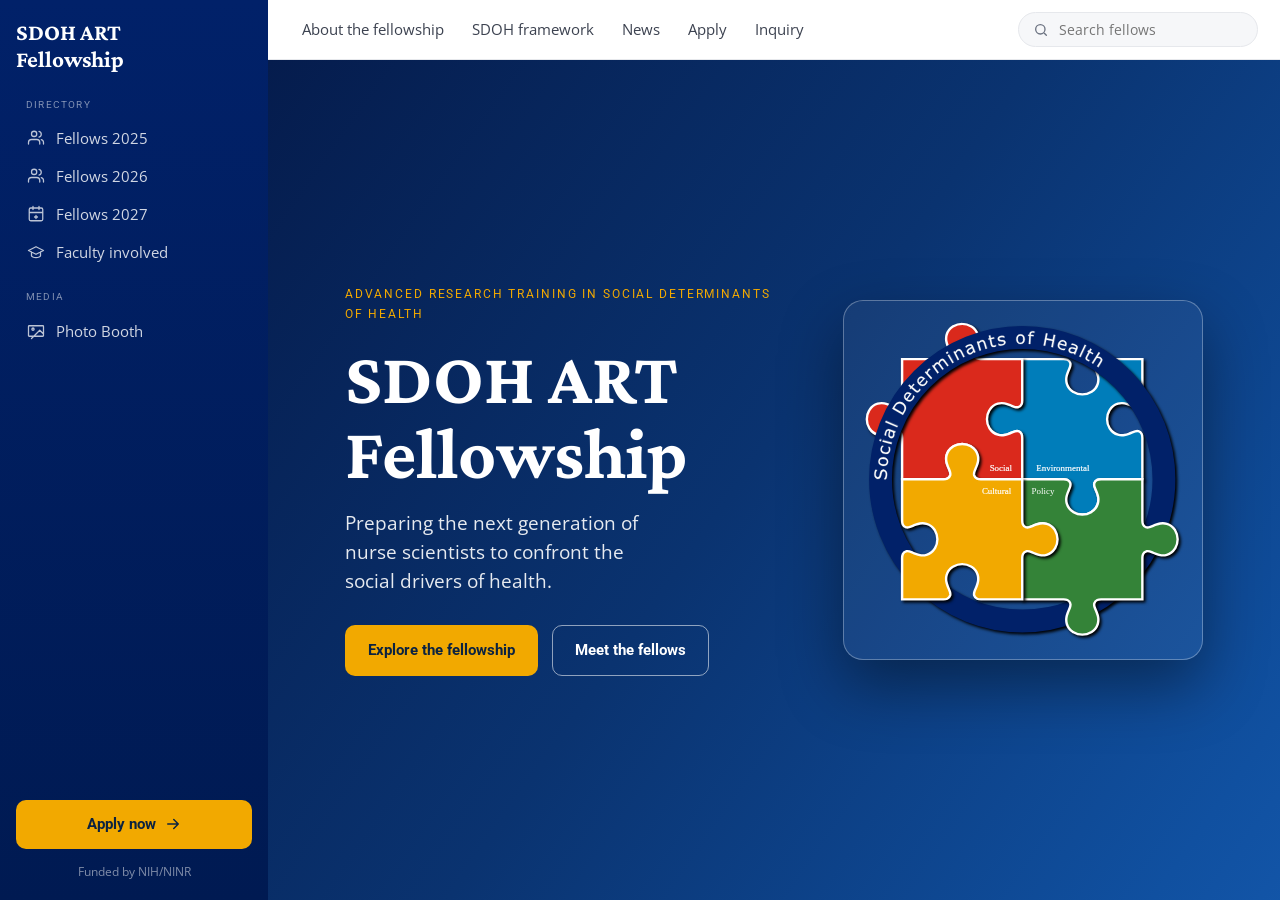
<file: index.html>
<!DOCTYPE html>
<html lang="en">
<head>
  <meta charset="UTF-8" />
  <meta name="viewport" content="width=device-width, initial-scale=1.0" />
  <title>SDOH ART Fellowship | Emory Nell Hodgson Woodruff School of Nursing</title>
  <meta name="description" content="Advanced Research Training in Social Determinants of Health (SDOH ART) — a mentored fellowship at Emory's Nell Hodgson Woodruff School of Nursing preparing nurse scientists to address the social drivers of health." />
  <meta property="og:title" content="SDOH ART Fellowship — Emory Nursing" />
  <meta property="og:description" content="A national NIH/NINR-funded fellowship training nurse scientists in the social determinants of health." />
  <meta property="og:type" content="website" />
  <link rel="preconnect" href="https://fonts.googleapis.com" />
  <link rel="preconnect" href="https://fonts.gstatic.com" crossorigin />
  <link href="https://fonts.googleapis.com/css2?family=Crimson+Pro:ital,wght@0,400;0,500;0,600;0,700;1,400&family=Open+Sans:wght@400;500;600;700&family=Roboto:wght@400;500;700&display=swap" rel="stylesheet" />
  <link rel="stylesheet" href="assets/css/styles.css" />
</head>
<body>
  <a class="skip-link" href="#main">Skip to content</a>

  <div class="app">
    <!-- Sidebar -->
    <aside class="sidebar" id="sidebar" aria-label="Primary">
      <a class="brand" href="#/home">
        <span class="wordmark">SDOH ART<br />Fellowship</span>
      </a>

      <nav class="nav-group" aria-label="Directory">
        <div class="nav-label">Directory</div>
        <button class="nav-item" data-route="#/fellows/2025">
          <svg class="ico" viewBox="0 0 24 24" fill="none" aria-hidden="true"><path d="M17 20v-2a4 4 0 0 0-4-4H6a4 4 0 0 0-4 4v2M9.5 10a3.5 3.5 0 1 0 0-7 3.5 3.5 0 0 0 0 7ZM22 20v-2a4 4 0 0 0-3-3.87M16 3.13a4 4 0 0 1 0 7.75" stroke="currentColor" stroke-width="1.7" stroke-linecap="round" stroke-linejoin="round"/></svg>
          Fellows 2025
        </button>
        <button class="nav-item" data-route="#/fellows/2026">
          <svg class="ico" viewBox="0 0 24 24" fill="none" aria-hidden="true"><path d="M17 20v-2a4 4 0 0 0-4-4H6a4 4 0 0 0-4 4v2M9.5 10a3.5 3.5 0 1 0 0-7 3.5 3.5 0 0 0 0 7ZM22 20v-2a4 4 0 0 0-3-3.87M16 3.13a4 4 0 0 1 0 7.75" stroke="currentColor" stroke-width="1.7" stroke-linecap="round" stroke-linejoin="round"/></svg>
          Fellows 2026
        </button>
        <button class="nav-item" data-route="#/fellows/2027">
          <svg class="ico" viewBox="0 0 24 24" fill="none" aria-hidden="true"><path d="M8 2v4M16 2v4M3 10h18M5 4h14a2 2 0 0 1 2 2v13a2 2 0 0 1-2 2H5a2 2 0 0 1-2-2V6a2 2 0 0 1 2-2ZM12 14v4M10 16h4" stroke="currentColor" stroke-width="1.7" stroke-linecap="round" stroke-linejoin="round"/></svg>
          Fellows 2027
        </button>
        <button class="nav-item" data-route="#/faculty">
          <svg class="ico" viewBox="0 0 24 24" fill="none" aria-hidden="true"><path d="M22 10 12 5 2 10l10 5 10-5ZM6 12v5c0 1 2.7 2.5 6 2.5s6-1.5 6-2.5v-5" stroke="currentColor" stroke-width="1.7" stroke-linecap="round" stroke-linejoin="round"/></svg>
          Faculty involved
        </button>
      </nav>

      <nav class="nav-group" aria-label="Media">
        <div class="nav-label">Media</div>
        <button class="nav-item" data-route="#/gallery">
          <svg class="ico" viewBox="0 0 24 24" fill="none" aria-hidden="true"><path d="M3 5h18a1 1 0 0 1 1 1v12a1 1 0 0 1-1 1H3a1 1 0 0 1-1-1V6a1 1 0 0 1 1-1ZM8 11a1.5 1.5 0 1 0 0-3 1.5 1.5 0 0 0 0 3ZM22 16l-5-5L6 22" stroke="currentColor" stroke-width="1.7" stroke-linecap="round" stroke-linejoin="round"/></svg>
          Photo Booth
        </button>
      </nav>

      <div class="sidebar-spacer"></div>

      <a class="btn-apply" href="#/apply">
        Apply now
        <svg viewBox="0 0 24 24" width="18" height="18" fill="none" aria-hidden="true"><path d="M5 12h14M13 6l6 6-6 6" stroke="currentColor" stroke-width="2" stroke-linecap="round" stroke-linejoin="round"/></svg>
      </a>
      <div class="sidebar-foot">Funded by NIH/NINR</div>
    </aside>

    <!-- Main -->
    <div class="main">
      <header class="topbar">
        <button class="menu-toggle" id="menuToggle" aria-label="Open menu" aria-expanded="false">
          <svg viewBox="0 0 24 24" fill="none" aria-hidden="true"><path d="M3 6h18M3 12h18M3 18h18" stroke="currentColor" stroke-width="2" stroke-linecap="round"/></svg>
        </button>
        <nav class="tabs" aria-label="Program">
          <button class="tab" data-route="#/about">About the fellowship</button>
          <button class="tab" data-route="#/framework">SDOH framework</button>
          <button class="tab" data-route="#/news">News</button>
          <button class="tab" data-route="#/apply">Apply</button>
          <button class="tab" data-route="#/inquiry">Inquiry</button>
        </nav>
        <label class="search">
          <svg viewBox="0 0 24 24" fill="none" aria-hidden="true"><circle cx="11" cy="11" r="7" stroke="currentColor" stroke-width="2"/><path d="m20 20-3-3" stroke="currentColor" stroke-width="2" stroke-linecap="round"/></svg>
          <input type="search" id="search" placeholder="Search fellows" aria-label="Search fellows" />
        </label>
      </header>

      <main class="content" id="main" tabindex="-1">
        <div class="loading">Loading…</div>
      </main>
    </div>
  </div>

  <div class="scrim" id="scrim"></div>

  <!-- Hidden form for Netlify Forms detection (full field superset incl. uploads) -->
  <form name="application" data-netlify="true" netlify-honeypot="bot-field" hidden>
    <input type="hidden" name="form-name" value="application" />
    <input name="bot-field" />
    <input type="text" name="fullName" />
    <input type="email" name="email" />
    <input type="tel" name="phone" />
    <input type="text" name="institution" />
    <input type="text" name="program" />
    <input type="text" name="credentials" />
    <input type="text" name="careerStage" />
    <input type="text" name="researchArea" />
    <input type="text" name="preferredMentor" />
    <textarea name="statement"></textarea>
    <input type="file" name="cv" />
    <input type="file" name="photo" />
    <textarea name="references"></textarea>
    <input type="text" name="hearAbout" />
    <input type="text" name="consent" />
  </form>

  <script src="assets/js/app.js"></script>
  <script src="assets/js/counter.js" defer></script>
</body>
</html>
</file>
<file: assets/css/styles.css>
/* =========================================================================
   SDOH ART Fellowship — Emory design system
   Navy #012169 · Gold #f2a900 · Crimson Pro / Open Sans / Roboto
   ========================================================================= */

:root {
  --navy: #012169;
  --navy-800: #0c2340;
  --royal: #0033a0;
  --blue: #0071b8;
  --sky: #26a3dd;
  --gold: #f2a900;
  --gold-ink: #5c4300;

  --ink: #1d2330;
  --body: #3c4250;
  --muted: #6b7280;
  --line: #e6e8ec;
  --line-2: #f0f2f5;
  --bg: #f6f7f9;
  --surface: #ffffff;
  --tint: #eaeef7;
  --tint-2: #f3f6fb;

  --green: #2c9942;
  --red: #da291c;

  --serif: "Crimson Pro", Georgia, "Times New Roman", serif;
  --sans: "Open Sans", system-ui, -apple-system, Segoe UI, sans-serif;
  --ui: "Roboto", system-ui, sans-serif;

  --r-sm: 8px;
  --r: 10px;
  --r-lg: 14px;

  --sidebar-w: 268px;
  --topbar-h: 60px;
  --shadow-sm: 0 1px 2px rgba(16, 24, 40, 0.06), 0 1px 3px rgba(16, 24, 40, 0.05);
  --shadow: 0 4px 16px rgba(16, 24, 40, 0.08);
}

* { box-sizing: border-box; }

html, body { height: 100%; }

body {
  margin: 0;
  font-family: var(--sans);
  font-size: 16px;
  line-height: 1.65;
  color: var(--body);
  background: var(--bg);
  -webkit-font-smoothing: antialiased;
  text-rendering: optimizeLegibility;
}

h1, h2, h3, h4 { font-family: var(--serif); color: var(--navy); line-height: 1.18; margin: 0 0 .5rem; }
h1 { font-size: 2.1rem; font-weight: 700; }
h2 { font-size: 1.55rem; font-weight: 600; }
h3 { font-size: 1.2rem; font-weight: 600; }
p { margin: 0 0 1rem; }
a { color: var(--royal); text-decoration: none; }
a:hover { text-decoration: underline; }
ul { margin: 0 0 1rem; padding-left: 1.2rem; }
li { margin-bottom: .35rem; }

img { max-width: 100%; display: block; }

:focus-visible { outline: 3px solid var(--sky); outline-offset: 2px; border-radius: 4px; }

.sr-only {
  position: absolute; width: 1px; height: 1px; padding: 0; margin: -1px;
  overflow: hidden; clip: rect(0 0 0 0); white-space: nowrap; border: 0;
}
.skip-link {
  position: absolute; left: 12px; top: -48px; z-index: 100;
  background: var(--gold); color: var(--navy-800); padding: 10px 16px;
  border-radius: var(--r-sm); font-weight: 700; transition: top .15s;
}
.skip-link:focus { top: 12px; text-decoration: none; }

/* ---------- App shell ---------- */
.app { display: grid; grid-template-columns: var(--sidebar-w) 1fr; min-height: 100vh; }

/* ---------- Sidebar ---------- */
.sidebar {
  background: linear-gradient(180deg, #012169 0%, #001a52 100%);
  color: #fff;
  display: flex;
  flex-direction: column;
  padding: 20px 16px;
  position: sticky;
  top: 0;
  height: 100vh;
  overflow-y: auto;
}
.brand { display: block; margin-bottom: 22px; }
.brand .eyebrow {
  font-family: var(--ui); font-size: 10px; letter-spacing: .16em;
  text-transform: uppercase; color: rgba(255, 255, 255, .58); margin-bottom: 3px;
}
.brand .wordmark { font-family: var(--serif); font-weight: 700; font-size: 1.45rem; color: #fff; line-height: 1.1; }

.nav-group { margin-bottom: 18px; }
.nav-label {
  font-family: var(--ui); font-size: 10px; letter-spacing: .12em; text-transform: uppercase;
  color: rgba(255, 255, 255, .5); padding: 0 10px; margin-bottom: 6px;
}
.nav-item {
  display: flex; align-items: center; gap: 11px;
  padding: 9px 11px; border-radius: var(--r-sm);
  color: rgba(255, 255, 255, .82); font-size: .95rem; cursor: pointer;
  border: none; background: none; width: 100%; text-align: left; font-family: var(--sans);
  transition: background .14s, color .14s;
}
.nav-item .ico { width: 18px; height: 18px; flex-shrink: 0; opacity: .9; }
.nav-item:hover { background: rgba(255, 255, 255, .09); color: #fff; text-decoration: none; }
.nav-item.active { background: rgba(255, 255, 255, .14); color: #fff; box-shadow: inset 3px 0 0 var(--gold); font-weight: 600; }

.sidebar-spacer { flex: 1 1 auto; min-height: 16px; }

.btn-apply {
  display: flex; align-items: center; justify-content: center; gap: 8px;
  background: var(--gold); color: var(--navy-800);
  font-family: var(--ui); font-weight: 700; font-size: .95rem;
  padding: 12px; border-radius: var(--r); border: none; cursor: pointer; width: 100%;
  transition: filter .14s, transform .05s;
}
.btn-apply:hover { filter: brightness(1.05); text-decoration: none; color: var(--navy-800); }
.btn-apply:active { transform: scale(.99); }
.sidebar-foot { margin-top: 14px; font-size: .72rem; color: rgba(255, 255, 255, .5); line-height: 1.5; text-align: center; }

/* ---------- Main column ---------- */
.main { display: flex; flex-direction: column; min-width: 0; }

.topbar {
  position: sticky; top: 0; z-index: 20;
  height: var(--topbar-h);
  background: var(--surface);
  border-bottom: 1px solid var(--line);
  display: flex; align-items: center; gap: 6px;
  padding: 0 22px;
}
.menu-toggle { display: none; background: none; border: none; cursor: pointer; padding: 6px; color: var(--navy); }
.menu-toggle svg { width: 24px; height: 24px; }

.tabs { display: flex; align-items: center; gap: 4px; flex: 1; min-width: 0; overflow-x: auto; }
.tab {
  font-family: var(--sans); font-size: .94rem; color: var(--body);
  padding: 6px 12px; border: none; background: none; cursor: pointer; white-space: nowrap;
  border-bottom: 2px solid transparent; border-radius: 0;
  transition: color .14s;
}
.tab:hover { color: var(--navy); }
.tab.active { color: var(--navy); font-weight: 700; border-bottom-color: var(--gold); }

.search {
  display: flex; align-items: center; gap: 8px;
  background: var(--bg); border: 1px solid var(--line); border-radius: 22px;
  padding: 6px 14px; min-width: 180px;
}
.search svg { width: 16px; height: 16px; color: var(--muted); flex-shrink: 0; }
.search input { border: none; background: none; outline: none; font-family: var(--sans); font-size: .9rem; width: 100%; color: var(--ink); }

.content { padding: 28px 40px 64px; max-width: 1320px; width: 100%; margin: 0 auto; }

/* ---------- Page header ---------- */
.page-head { margin-bottom: 22px; }
.page-head .eyebrow {
  font-family: var(--ui); font-size: .72rem; letter-spacing: .14em; text-transform: uppercase;
  color: var(--blue); font-weight: 500; margin-bottom: 6px;
}
.page-head .sub { color: var(--muted); font-size: 1rem; max-width: 62ch; }
.count-pills { display: flex; gap: 8px; flex-wrap: wrap; margin-top: 12px; }
.pill {
  font-family: var(--ui); font-size: .78rem; font-weight: 500;
  background: var(--tint); color: var(--navy); border-radius: 20px; padding: 4px 12px;
}
.pill.gold { background: #fdf0d2; color: var(--gold-ink); }

/* ---------- Avatars (monogram) ---------- */
.avatar {
  border-radius: 50%; background: var(--tint); color: var(--navy);
  display: flex; align-items: center; justify-content: center;
  font-family: var(--ui); font-weight: 700; flex-shrink: 0; overflow: hidden;
}
.avatar img { width: 100%; height: 100%; object-fit: cover; object-position: center 22%; }
.core-card .avatar img { object-position: center 10%; }
[data-fid="ken-hepburn"] .avatar img { transform: scale(1.9); transform-origin: center 48%; }
[data-fid="jacob-kariuki"] .avatar img { transform: scale(0.84); }
.avatar.sm { width: 36px; height: 36px; font-size: .78rem; }
.avatar.md { width: 50px; height: 50px; font-size: .92rem; }
.avatar.fac { width: 78px; height: 78px; font-size: 1.4rem; }
.avatar.core { width: 112px; height: 112px; font-size: 2rem; }
.avatar.lg { width: 104px; height: 104px; font-size: 1.9rem; border-radius: 16px; }
.avatar.solid { background: var(--navy); color: #fff; }

/* ---------- Master–detail directory ---------- */
.directory { display: grid; grid-template-columns: 320px 1fr; gap: 22px; align-items: start; }
.dir-list {
  background: var(--surface); border: 1px solid var(--line); border-radius: var(--r-lg);
  overflow: hidden; box-shadow: var(--shadow-sm); max-height: calc(100vh - 200px); overflow-y: auto;
}
.dir-item {
  display: flex; align-items: center; gap: 12px; width: 100%;
  padding: 11px 14px; border: none; background: none; cursor: pointer; text-align: left;
  border-bottom: 1px solid var(--line-2); transition: background .12s;
}
.dir-item:last-child { border-bottom: none; }
.dir-item:hover { background: var(--tint-2); }
.dir-item.active { background: var(--tint); box-shadow: inset 3px 0 0 var(--navy); }
.dir-item .who { min-width: 0; display: flex; flex-direction: column; gap: 1px; }
.dir-item .nm { font-size: .92rem; font-weight: 600; color: var(--ink); white-space: nowrap; overflow: hidden; text-overflow: ellipsis; }
.dir-item .inst { font-size: .78rem; color: var(--muted); white-space: nowrap; overflow: hidden; text-overflow: ellipsis; }

.detail {
  background: var(--surface); border: 1px solid var(--line); border-radius: var(--r-lg);
  padding: 26px 28px; box-shadow: var(--shadow-sm);
}
.detail-head { display: flex; gap: 20px; align-items: flex-start; margin-bottom: 20px; }
.detail-head .who h2 { margin-bottom: 4px; }
.detail-head .who .role { color: var(--blue); font-weight: 600; font-size: .95rem; }
.detail-head .who .inst { color: var(--body); font-size: .95rem; margin-top: 2px; }
.badge {
  display: inline-block; margin-top: 10px;
  font-family: var(--ui); font-size: .72rem; font-weight: 600;
  border-radius: 20px; padding: 4px 12px; background: #e6f1fb; color: #0c447c;
}
.badge.fy { background: #fdf0d2; color: var(--gold-ink); }
.detail-grid { border-top: 1px solid var(--line); margin-top: 4px; }
.detail-row { display: grid; grid-template-columns: 150px 1fr; gap: 14px; padding: 12px 0; border-bottom: 1px solid var(--line-2); }
.detail-row .k { color: var(--muted); font-size: .85rem; font-family: var(--ui); }
.detail-row .v { color: var(--ink); font-size: .95rem; }
.detail-bio { margin-top: 18px; color: var(--body); }
.detail-bio h3 { font-size: 1rem; color: var(--navy); margin-bottom: 6px; }

/* ---------- Card grids (faculty / news) ---------- */
.grid { display: grid; gap: 16px; }
.grid.cards { grid-template-columns: repeat(auto-fill, minmax(220px, 1fr)); }

/* Featured core (Dr. Hamilton) */
.fac-card.core-card {
  flex-direction: row; align-items: center; text-align: left; gap: 26px;
  max-width: 720px; margin: 0 auto 32px; padding: 26px 30px;
  background: linear-gradient(180deg, #fffdf5, #ffffff);
  border: 1px solid #f0d99a; border-radius: 18px;
}
.core-info { min-width: 0; }
.core-eyebrow { font-family: var(--ui); font-size: .7rem; letter-spacing: .12em; text-transform: uppercase; color: var(--gold-ink); font-weight: 700; margin-bottom: 3px; }
.core-name { font-family: var(--serif); font-size: 1.55rem; font-weight: 700; color: var(--navy); line-height: 1.15; }

/* Mentor grid */
.fac-grid { display: grid; grid-template-columns: repeat(4, minmax(0, 1fr)); gap: 18px; }
.fac-card {
  position: relative; display: flex; flex-direction: column; align-items: center; text-align: center; gap: 9px;
  background: var(--surface); border: 1px solid var(--line); border-radius: var(--r-lg);
  padding: 24px 18px 20px; box-shadow: var(--shadow-sm); transition: transform .12s, box-shadow .12s;
}
.fac-card:hover { transform: translateY(-3px); box-shadow: var(--shadow); }
.fac-name { font-weight: 700; color: var(--ink); font-size: 1rem; line-height: 1.25; }
.fac-profile { color: inherit; text-decoration: none; }
.fac-profile:hover, .fac-profile:focus-visible { text-decoration: underline; text-underline-offset: 3px; color: inherit; }
.fac-profile .ext { font-size: .7em; margin-left: 4px; opacity: .45; vertical-align: super; }
.fac-profile:hover .ext { opacity: .9; }
.fac-desg { font-size: .85rem; color: var(--ink); font-weight: 600; line-height: 1.3; }
.fac-inst { font-size: .8rem; color: var(--muted); line-height: 1.3; margin-top: 1px; }
.fac-tags { display: flex; flex-wrap: wrap; gap: 6px; justify-content: center; margin-top: 4px; }
.core-card .fac-tags { justify-content: flex-start; margin-top: 8px; }
.fac-tags .tag { font-family: var(--ui); font-size: .72rem; background: var(--tint); color: var(--navy); border-radius: 20px; padding: 3px 10px; }
.fac-tags .ph { color: #aab0ba; font-style: italic; font-size: .8rem; }
.fac-li-wrap { position: absolute; top: 14px; right: 14px; }
.fac-li { color: #0a66c2; display: inline-flex; align-items: center; }
.fac-li:hover { color: #084a8c; }
.fac-li.disabled { color: #d2d6dd; cursor: default; }
@media (max-width: 1100px) { .fac-grid { grid-template-columns: repeat(3, minmax(0, 1fr)); } }
@media (max-width: 780px) { .fac-grid { grid-template-columns: repeat(2, minmax(0, 1fr)); } .fac-card.core-card { flex-direction: column; text-align: center; } .fac-card.core-card .fac-tags { justify-content: center; } }
@media (max-width: 480px) { .fac-grid { grid-template-columns: 1fr; } }

.news-card {
  display: grid; grid-template-columns: 260px 1fr; gap: 0;
  background: var(--surface); border: 1px solid var(--line); border-radius: var(--r-lg);
  overflow: hidden; box-shadow: var(--shadow-sm); transition: transform .12s, box-shadow .12s;
}
.news-card:hover { transform: translateY(-2px); box-shadow: var(--shadow); text-decoration: none; }
.news-card .thumb { background: var(--bg); object-fit: contain; width: 100%; height: 100%; min-height: 250px; padding: 10px; }
.news-card .body { padding: 18px 20px; }
.news-card .outlet { font-family: var(--ui); font-size: .74rem; letter-spacing: .08em; text-transform: uppercase; color: var(--blue); }
.news-card h3 { color: var(--navy); margin: 4px 0 6px; }
.news-card .ex { color: var(--body); font-size: .9rem; }
.news-card .go { color: var(--royal); font-weight: 600; font-size: .85rem; margin-top: 8px; display: inline-flex; gap: 4px; align-items: center; }

/* ---------- Editorial (about) ---------- */
.editorial { max-width: 76ch; }
.editorial .lead { font-size: 1.2rem; color: var(--navy); font-family: var(--serif); margin-bottom: 1.4rem; }
.editorial h2 { margin-top: 1.8rem; }
.editorial strong { color: var(--ink); }

/* ---------- About: benefits / course / eligibility / contact ---------- */
.about-sec { margin-top: 38px; max-width: 980px; }
.about-sec > h2 { margin-bottom: 6px; }
.sec-sub { color: var(--muted); margin-bottom: 16px; max-width: 70ch; }
.benefit-grid { display: grid; grid-template-columns: repeat(auto-fit, minmax(290px, 1fr)); gap: 16px; margin-top: 14px; }
.benefit { display: flex; gap: 13px; background: var(--surface); border: 1px solid var(--line); border-radius: var(--r-lg); padding: 18px; box-shadow: var(--shadow-sm); transition: transform .12s, box-shadow .12s; }
.benefit:hover { transform: translateY(-2px); box-shadow: var(--shadow); }
.benefit-ic { color: var(--gold); flex-shrink: 0; line-height: 0; margin-top: 1px; }
.benefit h4 { font-family: var(--sans); font-size: 1rem; color: var(--navy); margin: 0 0 4px; font-weight: 700; line-height: 1.3; }
.benefit p { margin: 0; font-size: .9rem; color: var(--body); line-height: 1.55; }
.course-list { list-style: none; padding: 0; margin: 6px 0 0; }
.course-day { display: flex; gap: 16px; padding: 0 0 20px 22px; position: relative; }
.course-day:last-child { padding-bottom: 4px; }
.course-day::before { content: ''; position: absolute; left: -7px; top: 3px; width: 12px; height: 12px; border-radius: 50%; background: var(--gold); border: 2px solid var(--surface); z-index: 1; }
.course-day:not(:last-child)::after { content: ''; position: absolute; left: -1px; top: 9px; bottom: -9px; width: 2px; background: var(--line); }
.cd-day { font-family: var(--ui); font-weight: 700; color: var(--navy); min-width: 52px; font-size: .85rem; padding-top: 1px; flex-shrink: 0; }
.cd-body { display: flex; flex-direction: column; gap: 2px; }
.cd-body strong { color: var(--ink); font-size: .98rem; }
.cd-body span { color: var(--muted); font-size: .9rem; line-height: 1.5; }
.elig-list { columns: 2; column-gap: 36px; margin: 10px 0 0; padding-left: 1.1rem; }
.elig-list li { margin-bottom: 9px; break-inside: avoid; color: var(--body); }
.contact-card { display: flex; justify-content: space-between; gap: 20px; flex-wrap: wrap; align-items: center; background: var(--surface); border: 1px solid var(--line); border-radius: var(--r-lg); padding: 20px 24px; box-shadow: var(--shadow-sm); margin-top: 12px; }
.contact-card strong { color: var(--navy); font-size: 1.08rem; }
.contact-card p { margin: 5px 0 0; color: var(--body); font-size: .9rem; max-width: 62ch; }
.contact-actions { display: flex; gap: 10px; flex-wrap: wrap; }
@media (max-width: 560px) { .elig-list { columns: 1; } }

/* ---------- Framework ---------- */
.fw-top { display: grid; grid-template-columns: 340px 1fr; gap: 32px; align-items: center; margin-bottom: 30px; }
.fw-puzzle { background: var(--surface); border: 1px solid var(--line); border-radius: var(--r-lg); padding: 18px; box-shadow: var(--shadow-sm); }
.fw-puzzle img { width: 100%; display: block; }
.fw-domains { display: grid; grid-template-columns: repeat(3, minmax(0, 1fr)); gap: 18px; }
.fw-card {
  background: var(--surface); border: 1px solid var(--line); border-radius: var(--r-lg);
  overflow: hidden; box-shadow: var(--shadow-sm); transition: transform .12s, box-shadow .12s;
}
.fw-card:hover { transform: translateY(-3px); box-shadow: var(--shadow); }
.fw-card.wide { grid-column: 1 / -1; }
.fw-card .bar { height: 6px; }
.fw-card .inner { padding: 18px 20px; }
.fw-head { display: flex; align-items: center; gap: 11px; margin-bottom: 7px; }
.fw-piece { width: 30px; height: 30px; flex-shrink: 0; filter: drop-shadow(0 1px 1.5px rgba(0, 0, 0, .2)); }
.fw-card h3 { font-size: 1.12rem; margin: 0; }
.fw-card .blurb { color: var(--muted); font-size: .88rem; margin-bottom: 12px; line-height: 1.5; }
.fw-card ul { padding-left: 1.1rem; margin: 0; }
.fw-card li { font-size: .9rem; color: var(--body); line-height: 1.55; margin-bottom: 3px; }
.fw-parts { display: grid; grid-template-columns: 1fr 1fr; gap: 14px 34px; }
.fw-part h4 { font-size: .92rem; margin: 0 0 7px; font-weight: 700; }

/* ---------- Photo booth ---------- */
.booth { max-width: 980px; }
.booth-stage {
  position: relative; width: 100%; aspect-ratio: 16 / 9; background: var(--navy-800);
  border-radius: var(--r-lg); overflow: hidden; box-shadow: var(--shadow);
}
.booth-slide { position: absolute; inset: 0; opacity: 0; transition: opacity .9s ease; }
.booth-slide img { width: 100%; height: 100%; object-fit: cover; }
.booth-slide.active { opacity: 1; }
.booth-cap {
  position: absolute; left: 0; right: 0; bottom: 0;
  background: linear-gradient(0deg, rgba(2, 12, 35, .82), rgba(2, 12, 35, 0));
  color: #fff; padding: 40px 22px 16px; font-size: .95rem;
}
.booth-controls { display: flex; align-items: center; justify-content: center; gap: 10px; margin-top: 14px; }
.booth-dot { width: 9px; height: 9px; border-radius: 50%; background: var(--line); border: none; cursor: pointer; padding: 0; transition: background .14s, transform .14s; }
.booth-dot.active { background: var(--navy); transform: scale(1.25); }
.booth-btn { background: var(--surface); border: 1px solid var(--line); border-radius: 50%; width: 38px; height: 38px; cursor: pointer; display: flex; align-items: center; justify-content: center; color: var(--navy); }
.booth-btn:hover { background: var(--tint); }

/* ---------- Forms (apply / inquiry) ---------- */
.form-wrap { max-width: 720px; }
.form-card { background: var(--surface); border: 1px solid var(--line); border-radius: var(--r-lg); padding: 26px 28px; box-shadow: var(--shadow-sm); }
.form-note { background: var(--tint-2); border: 1px solid var(--line); border-radius: var(--r); padding: 12px 16px; font-size: .88rem; color: var(--body); margin-bottom: 20px; }
.form-note strong { color: var(--navy); }
.apply-list-title { font-size: .95rem; color: var(--navy); margin: 18px 0 8px; }
.apply-list { margin: 0 0 20px; padding-left: 1.3rem; display: grid; gap: 8px; font-size: .9rem; color: var(--body); }
.apply-list li strong { color: var(--ink); }
.apply-list li span { display: block; color: var(--muted); font-size: .85rem; line-height: 1.5; margin-top: 2px; }
.field { margin-bottom: 16px; }
.field label { display: block; font-weight: 600; color: var(--ink); font-size: .9rem; margin-bottom: 6px; }
.field .req { color: var(--red); margin-left: 2px; }
.field .help { font-size: .8rem; color: var(--muted); margin-top: 4px; }
.field input[type=text], .field input[type=email], .field input[type=tel],
.field textarea, .field select {
  width: 100%; font-family: var(--sans); font-size: .95rem; color: var(--ink);
  border: 1px solid var(--line); border-radius: var(--r-sm); padding: 10px 12px; background: #fff;
  transition: border-color .12s, box-shadow .12s;
}
.field textarea { min-height: 110px; resize: vertical; }
.field input:focus, .field textarea:focus, .field select:focus {
  outline: none; border-color: var(--sky); box-shadow: 0 0 0 3px rgba(38, 163, 221, .18);
}
.field input[type=file] { font-size: .88rem; color: var(--body); }
.field.check { display: flex; align-items: flex-start; gap: 10px; }
.field.check input { margin-top: 4px; }
.field.check label { margin: 0; font-weight: 400; color: var(--body); }

.btn {
  font-family: var(--ui); font-weight: 700; font-size: .95rem; cursor: pointer;
  border-radius: var(--r); padding: 12px 22px; border: 1px solid transparent; transition: filter .14s, transform .05s;
}
.btn-primary { background: var(--navy); color: #fff; }
.btn-primary:hover { filter: brightness(1.12); text-decoration: none; color: #fff; }
.btn-gold { background: var(--gold); color: var(--navy-800); }
.btn-gold:hover { filter: brightness(1.05); }
.btn-ghost { background: #fff; color: var(--navy); border-color: var(--line); }
.btn-ghost:hover { background: var(--tint); }
.btn:active { transform: scale(.99); }
.form-actions { display: flex; gap: 12px; flex-wrap: wrap; margin-top: 8px; }

.form-success {
  background: #eaf7ef; border: 1px solid #b7e2c6; color: #15693a;
  border-radius: var(--r); padding: 16px 18px; margin-bottom: 18px; font-weight: 600;
}

/* ---------- Apply: status banner, circular, gated link ---------- */
.apply-status { border-radius: var(--r); padding: 13px 16px; margin-bottom: 18px; font-size: .93rem; line-height: 1.55; }
.apply-status strong { font-weight: 700; }
.apply-status.closed { background: #fdf2e3; border: 1px solid #f1cf93; color: #7a5212; }
.apply-status.open { background: #eaf7ef; border: 1px solid #b7e2c6; color: #15693a; }
.form-card { margin-bottom: 18px; }
.form-card > h3 { margin-bottom: 4px; }
.muted-note { color: var(--muted); font-size: .88rem; margin-bottom: 12px; }
.pdf-frame { border: 1px solid var(--line); border-radius: var(--r); overflow: hidden; background: var(--bg); margin-bottom: 14px; }
.pdf-frame iframe { width: 100%; height: 620px; border: 0; display: block; }
.btn[disabled], .btn:disabled { opacity: .55; cursor: not-allowed; filter: none; }
.btn[disabled]:hover, .btn:disabled:hover { filter: none; transform: none; }
@media (max-width: 560px) { .pdf-frame iframe { height: 440px; } }

/* ---------- Home / hero landing ---------- */
.content.is-home { padding: 0; max-width: none; }
.hero {
  position: relative; min-height: calc(100vh - var(--topbar-h));
  display: flex; align-items: center; justify-content: center; overflow: hidden;
  padding: 48px clamp(32px, 6vw, 80px);
  background: #061634;
}
.hero-wrap {
  position: relative; z-index: 1;
  display: flex; align-items: center; justify-content: space-between;
  gap: clamp(32px, 5vw, 72px); width: 100%; max-width: 1200px;
}
.hero::before {
  content: ''; position: absolute; inset: 0; z-index: 0;
  background: linear-gradient(125deg, #051c4d 0%, #0a3370 24%, #1050a0 46%, #1a63bd 62%, #0a3a86 82%, #061634 100%);
  background-size: 200% 200%;
  animation: heroGradient 28s ease-in-out infinite, heroContrast 19s ease-in-out infinite;
}
@keyframes heroGradient { 0% { background-position: 0% 50%; } 50% { background-position: 100% 50%; } 100% { background-position: 0% 50%; } }
@keyframes heroContrast { 0%, 100% { filter: saturate(1) brightness(.98) contrast(1); } 50% { filter: saturate(1.22) brightness(1.07) contrast(1.08); } }
.hero-art {
  position: relative; z-index: 2; flex: 0 0 auto;
  width: min(42%, 410px);
  background: rgba(255, 255, 255, .05);
  border: 1px solid rgba(255, 255, 255, .3);
  border-radius: 20px; padding: 18px;
  box-shadow: 0 26px 62px rgba(0, 0, 0, .4);
  animation: heroFade 1s ease-out both, heroZoom 7s ease-in-out 1.2s infinite;
}
.hero-art img { width: 100%; display: block; }
.hero-glow { display: none; }
.hero-inner { position: relative; z-index: 3; flex: 0 1 560px; max-width: 560px; animation: heroUp .8s ease-out both; }
.hero-eyebrow { font-family: var(--ui); letter-spacing: .15em; text-transform: uppercase; font-size: .78rem; color: var(--gold); margin-bottom: 16px; }
.hero-title { font-family: var(--serif); color: #fff; font-weight: 700; font-size: clamp(2.6rem, 6vw, 4.6rem); line-height: 1.02; margin: 0 0 18px; }
.hero-tag { color: rgba(255, 255, 255, .9); font-size: 1.2rem; line-height: 1.5; max-width: 30ch; margin-bottom: 30px; }
.hero-cta { display: flex; gap: 14px; flex-wrap: wrap; }
.btn-hero-ghost { background: transparent; color: #fff; border: 1px solid rgba(255, 255, 255, .55); }
.btn-hero-ghost:hover { background: rgba(255, 255, 255, .12); color: #fff; text-decoration: none; }
@keyframes heroFade { from { opacity: 0; } to { opacity: 1; } }
@keyframes heroZoom { 0%, 100% { transform: scale(1); } 50% { transform: scale(1.04); } }
@keyframes heroUp { from { opacity: 0; transform: translateY(16px); } to { opacity: 1; transform: none; } }
@media (prefers-reduced-motion: reduce) { .hero-art, .hero-inner, .hero::before { animation: none; } }

/* ---------- Loading ---------- */
.loading { padding: 60px 0; text-align: center; color: var(--muted); }

/* ---------- Responsive ---------- */
.scrim { display: none; }

@media (max-width: 960px) {
  .app { grid-template-columns: 1fr; }
  .sidebar {
    position: fixed; left: 0; top: 0; width: 280px; height: 100vh; z-index: 60;
    transform: translateX(-100%); transition: transform .22s ease; box-shadow: var(--shadow);
  }
  body.nav-open .sidebar { transform: translateX(0); }
  body.nav-open .scrim { display: block; position: fixed; inset: 0; background: rgba(2, 12, 35, .45); z-index: 50; }
  .menu-toggle { display: inline-flex; }
  .directory { grid-template-columns: 1fr; }
  .dir-list { max-height: none; }
  .fw-top { grid-template-columns: 1fr; }
  .fw-domains { grid-template-columns: 1fr; }
  .fw-card.wide { grid-column: auto; }
  .fw-parts { grid-template-columns: 1fr; }
  .content { padding: 22px 18px 56px; }
  .content.is-home { padding: 0; }
  .search { display: none; }
  .hero { flex-direction: column; align-items: stretch; justify-content: center; padding: 36px 24px 44px; }
  .hero-wrap { flex-direction: column; align-items: flex-start; gap: 22px; }
  .hero-art { width: 240px; max-width: 72%; animation: none; }
  .hero-inner { flex: 0 1 auto; max-width: 100%; }
}

@media (max-width: 560px) {
  h1 { font-size: 1.7rem; }
  .detail-head { flex-direction: column; }
  .detail-row { grid-template-columns: 1fr; gap: 2px; }
  .news-card { grid-template-columns: 1fr; }
  .news-card .thumb { min-height: 320px; }
}
.flyer-frame { position: relative; max-width: 560px; margin: 8px auto 14px; }
.flyer-img { display: block; width: 100%; margin: 0; border-radius: var(--r); border: 1px solid var(--line); box-shadow: var(--shadow-sm); }
.form-error { background: #fdecec; border: 1px solid #f3b9b9; color: #8a1c1c; border-radius: var(--r); padding: 14px 18px; margin-bottom: 18px; font-size: .92rem; }
.hp { position: absolute; left: -9999px; width: 1px; height: 1px; overflow: hidden; }
/* Clickable area over the "Apply Now" button printed on the flyer image */
.flyer-apply { position: absolute; left: 25.2%; top: 32.5%; width: 26.5%; height: 5.6%; border-radius: 999px; cursor: pointer; }
.flyer-apply:hover, .flyer-apply:focus-visible { box-shadow: 0 0 0 3px var(--gold, #f2a900); outline: none; }
#applyForm { scroll-margin-top: 90px; }
.back-link { display: inline-block; margin-bottom: 14px; font-size: .92rem; font-weight: 600; color: var(--navy); text-decoration: none; }
.back-link:hover { text-decoration: underline; }
.key-dates { display: grid; grid-template-columns: repeat(3, 1fr); gap: 12px; margin: 0 0 18px; }
.key-dates div { background: var(--bg, #f6f7f9); border-left: 3px solid var(--gold, #f2a900); border-radius: 8px; padding: 10px 12px; }
.key-dates dt { font-size: .72rem; letter-spacing: .08em; text-transform: uppercase; color: #6b7280; margin-bottom: 3px; }
.key-dates dd { margin: 0; font-weight: 700; color: var(--navy-800, #012169); }
@media (max-width: 560px) { .key-dates { grid-template-columns: 1fr; } }
.btn-lg { font-size: 1.05rem; padding: 14px 28px; margin-top: 6px; }

/* ---------- Visitor counter ----------
   A small toast in the bottom-right, shown once per browser session: it
   slides in, holds a few seconds, then slides up and is removed from the DOM.
   Informational only, so it stays muted — grey labels, navy numbers, no
   gradient. z-index 30 keeps it above the content and the sticky topbar (20)
   but below the mobile drawer (60) and its scrim (50). */
.vcount {
  position: fixed; right: 14px; bottom: 14px; z-index: 30;
  display: inline-flex; align-items: center; gap: 8px;
  padding: 5px 11px;
  background: rgba(255, 255, 255, .94);
  -webkit-backdrop-filter: blur(10px); backdrop-filter: blur(10px);
  border: 1px solid var(--line);
  border-radius: 999px;
  box-shadow: var(--shadow-sm);
  font-family: var(--ui);
  cursor: default; -webkit-tap-highlight-color: transparent;
  opacity: 0; transform: translateY(10px);
  transition: opacity .42s ease, transform .42s ease;
}
.vcount.is-in { opacity: .88; transform: translateY(0); }
.vcount.is-in:not(.is-out):hover { opacity: 1; }
/* Leaves upward, which reads as "finished" rather than "dismissed". */
.vcount.is-out { opacity: 0; transform: translateY(-14px); transition-duration: .52s; }

.vcount .vc-dot {
  width: 5px; height: 5px; border-radius: 50%;
  background: var(--green); opacity: .85; flex: 0 0 auto;
}
.vcount .vc-eye { width: 12px; height: 12px; color: var(--muted); flex: 0 0 auto; }

.vcount .vc-item { display: inline-flex; flex-direction: column; align-items: flex-start; gap: 1px; line-height: 1.05; }
.vcount .vc-k {
  font-size: .52rem; font-weight: 600; letter-spacing: .7px;
  text-transform: uppercase; color: var(--muted); white-space: nowrap;
}
.vcount .vc-v {
  font-size: .8rem; font-weight: 600; color: var(--navy-800);
  font-variant-numeric: tabular-nums; min-width: 1.2ch;
}
.vcount .vc-sep { width: 1px; height: 16px; background: var(--line); flex: 0 0 auto; }

@media (max-width: 560px) {
  .vcount { right: 10px; bottom: 10px; gap: 6px; padding: 4px 9px; }
  .vcount .vc-eye { display: none; }
  .vcount .vc-k { font-size: .47rem; letter-spacing: .5px; }
  .vcount .vc-v { font-size: .74rem; }
  .vcount .vc-sep { height: 14px; }
}

/* Slide is decoration; the fade still carries the appear/disappear. */
@media (prefers-reduced-motion: reduce) {
  .vcount, .vcount.is-in, .vcount.is-out { transform: none; }
}

@media print { .vcount { display: none !important; } }
</file>
